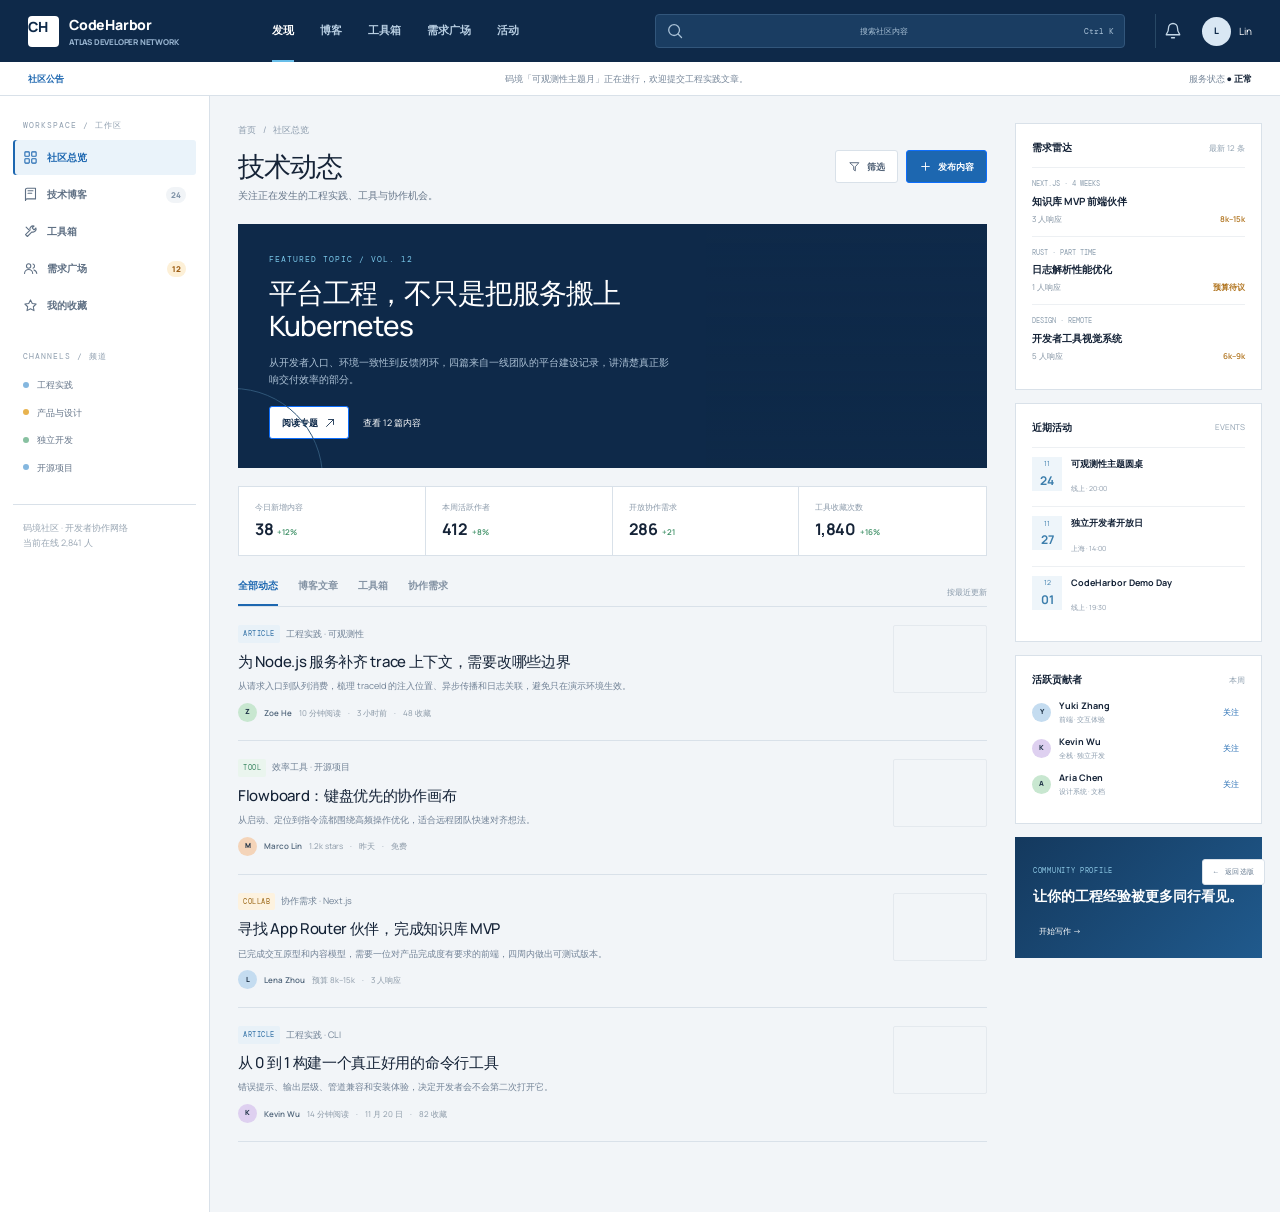
<file: designs/atlas.html>
<!doctype html>
<html lang="zh-CN">
<head>
  <meta charset="UTF-8" />
  <meta name="viewport" content="width=device-width, initial-scale=1.0" />
  <title>CodeHarbor · Atlas Desk</title>
  <link rel="stylesheet" href="https://cdn.jsdelivr.net/npm/bootstrap@5.3.3/dist/css/bootstrap.min.css" />
  <link rel="stylesheet" href="atlas.css" />
</head>
<body>
  <header class="app-header">
    <a class="brand" href="../index.html"><span class="brand-mark">CH</span><span><strong>CodeHarbor</strong><small>ATLAS DEVELOPER NETWORK</small></span></a>
    <nav class="head-nav"><a class="active" href="#">发现</a><a href="#articles">博客</a><a href="#tools">工具箱</a><a href="#needs">需求广场</a><a href="#events">活动</a></nav>
    <button class="head-search" data-search-open><svg class="icon"><use href="icons.svg#i-search"></use></svg><span>搜索社区内容</span><span>Ctrl K</span></button>
    <div class="head-actions"><button class="head-btn" aria-label="通知"><svg class="icon"><use href="icons.svg#i-bell"></use></svg></button><div class="head-user"><i>L</i><span>Lin</span></div></div>
  </header>
  <div class="subbar"><b>社区公告</b><span>码境「可观测性主题月」正在进行，欢迎提交工程实践文章。</span><span>服务状态 <strong>● 正常</strong></span></div>

  <div class="workspace">
    <aside class="sidebar">
      <p class="side-label">WORKSPACE / 工作区</p>
      <nav class="side-nav"><a class="side-link active" href="#"><svg class="icon"><use href="icons.svg#i-grid"></use></svg>社区总览</a><a class="side-link" href="#articles"><svg class="icon"><use href="icons.svg#i-book"></use></svg>技术博客<b>24</b></a><a class="side-link" href="#tools"><svg class="icon"><use href="icons.svg#i-tools"></use></svg>工具箱</a><a class="side-link" href="#needs"><svg class="icon"><use href="icons.svg#i-users"></use></svg>需求广场<b class="hot">12</b></a><a class="side-link" href="#"><svg class="icon"><use href="icons.svg#i-star"></use></svg>我的收藏</a></nav>
      <p class="side-label">CHANNELS / 频道</p><a class="channel"><i></i>工程实践</a><a class="channel"><i></i>产品与设计</a><a class="channel"><i></i>独立开发</a><a class="channel"><i></i>开源项目</a><div class="side-foot">码境社区 · 开发者协作网络<br />当前在线 2,841 人</div>
    </aside>

    <main class="content">
      <div class="crumb"><span>首页</span><span>/</span><span>社区总览</span></div>
      <div class="page-head"><div><h1>技术动态</h1><p>关注正在发生的工程实践、工具与协作机会。</p></div><div class="head-cta"><button class="btn btn-light"><svg class="icon" style="width:13px;height:13px"><use href="icons.svg#i-filter"></use></svg>筛选</button><button class="btn btn-primary"><svg class="icon" style="width:13px;height:13px"><use href="icons.svg#i-plus"></use></svg>发布内容</button></div></div>

      <section class="feature"><div class="feature-copy"><small>FEATURED TOPIC / VOL. 12</small><h2>平台工程，不只是把服务搬上 Kubernetes</h2><p>从开发者入口、环境一致性到反馈闭环，四篇来自一线团队的平台建设记录，讲清楚真正影响交付效率的部分。</p><div class="feature-actions"><button class="btn btn-primary">阅读专题 <svg class="icon" style="width:12px;height:12px"><use href="icons.svg#i-arrow"></use></svg></button><a>查看 12 篇内容</a></div></div><div class="feature-visual"></div></section>
      <div class="metrics"><div class="metric"><span>今日新增内容</span><strong>38</strong><b>+12%</b></div><div class="metric"><span>本周活跃作者</span><strong>412</strong><b>+8%</b></div><div class="metric"><span>开放协作需求</span><strong>286</strong><b>+21</b></div><div class="metric"><span>工具收藏次数</span><strong>1,840</strong><b>+16%</b></div></div>

      <div class="section-bar" id="articles"><div class="section-tabs" data-feed-tabs role="tablist"><button class="section-tab is-active" data-tab="all" role="tab" aria-selected="true">全部动态</button><button class="section-tab" data-tab="article" role="tab" aria-selected="false">博客文章</button><button class="section-tab" data-tab="tool" role="tab" aria-selected="false">工具箱</button><button class="section-tab" data-tab="need" role="tab" aria-selected="false">协作需求</button></div><span class="section-sort">按最近更新</span></div>

      <article class="feed-row" data-feed-item="article"><div><p class="feed-kind"><i>ARTICLE</i> 工程实践 · 可观测性</p><h3>为 Node.js 服务补齐 trace 上下文，需要改哪些边界</h3><p>从请求入口到队列消费，梳理 traceId 的注入位置、异步传播和日志关联，避免只在演示环境生效。</p><div class="meta"><span class="tiny-avatar av-3">Z</span><b>Zoe He</b><span>10 分钟阅读</span><span>·</span><span>3 小时前</span><span>·</span><span>48 收藏</span></div></div><div class="thumb thumb-1"></div></article>
      <article class="feed-row" data-feed-item="tool"><div><p class="feed-kind"><i class="tool">TOOL</i> 效率工具 · 开源项目</p><h3>Flowboard：键盘优先的协作画布</h3><p>从启动、定位到指令流都围绕高频操作优化，适合远程团队快速对齐想法。</p><div class="meta"><span class="tiny-avatar av-2">M</span><b>Marco Lin</b><span>1.2k stars</span><span>·</span><span>昨天</span><span>·</span><span>免费</span></div></div><div class="thumb thumb-2"></div></article>
      <article class="feed-row" data-feed-item="need"><div><p class="feed-kind"><i class="need">COLLAB</i> 协作需求 · Next.js</p><h3>寻找 App Router 伙伴，完成知识库 MVP</h3><p>已完成交互原型和内容模型，需要一位对产品完成度有要求的前端，四周内做出可测试版本。</p><div class="meta"><span class="tiny-avatar av-1">L</span><b>Lena Zhou</b><span>预算 8k–15k</span><span>·</span><span>3 人响应</span></div></div><div class="thumb thumb-3"></div></article>
      <article class="feed-row" data-feed-item="article"><div><p class="feed-kind"><i>ARTICLE</i> 工程实践 · CLI</p><h3>从 0 到 1 构建一个真正好用的命令行工具</h3><p>错误提示、输出层级、管道兼容和安装体验，决定开发者会不会第二次打开它。</p><div class="meta"><span class="tiny-avatar av-4">K</span><b>Kevin Wu</b><span>14 分钟阅读</span><span>·</span><span>11 月 20 日</span><span>·</span><span>82 收藏</span></div></div><div class="thumb thumb-4"></div></article>
    </main>

    <aside class="right">
      <section class="panel" id="needs"><div class="panel-head"><strong>需求雷达</strong><span>最新 12 条</span></div><div class="radar-item"><small>NEXT.JS · 4 WEEKS</small><strong>知识库 MVP 前端伙伴</strong><span>3 人响应 <b>8k–15k</b></span></div><div class="radar-item"><small>RUST · PART TIME</small><strong>日志解析性能优化</strong><span>1 人响应 <b>预算待议</b></span></div><div class="radar-item"><small>DESIGN · REMOTE</small><strong>开发者工具视觉系统</strong><span>5 人响应 <b>6k–9k</b></span></div></section>
      <section class="panel" id="events"><div class="panel-head"><strong>近期活动</strong><span>EVENTS</span></div><div class="event"><div class="event-date">11<b>24</b></div><div><strong>可观测性主题圆桌</strong><span>线上 · 20:00</span></div></div><div class="event"><div class="event-date">11<b>27</b></div><div><strong>独立开发者开放日</strong><span>上海 · 14:00</span></div></div><div class="event"><div class="event-date">12<b>01</b></div><div><strong>CodeHarbor Demo Day</strong><span>线上 · 19:30</span></div></div></section>
      <section class="panel"><div class="panel-head"><strong>活跃贡献者</strong><span>本周</span></div><div class="user-row"><span class="tiny-avatar av-1">Y</span><div><strong>Yuki Zhang</strong><small>前端 · 交互体验</small></div><button>关注</button></div><div class="user-row"><span class="tiny-avatar av-4">K</span><div><strong>Kevin Wu</strong><small>全栈 · 独立开发</small></div><button>关注</button></div><div class="user-row"><span class="tiny-avatar av-3">A</span><div><strong>Aria Chen</strong><small>设计系统 · 文档</small></div><button>关注</button></div></section>
      <section class="pro-card"><small>COMMUNITY PROFILE</small><strong>让你的工程经验被更多同行看见。</strong><button>开始写作 →</button></section>
    </aside>
  </div>

  <div class="search-panel" data-search-panel><div class="search-box"><svg class="icon" style="color:#6d8298"><use href="icons.svg#i-search"></use></svg><input placeholder="搜索文章、工具、作者或需求…" /><button class="search-close" data-search-close aria-label="关闭"><svg class="icon"><use href="icons.svg#i-close"></use></svg></button></div></div>
  <a class="back" href="index.html">← 返回选版</a>
  <script src="shared.js"></script>
</body>
</html>
</file>
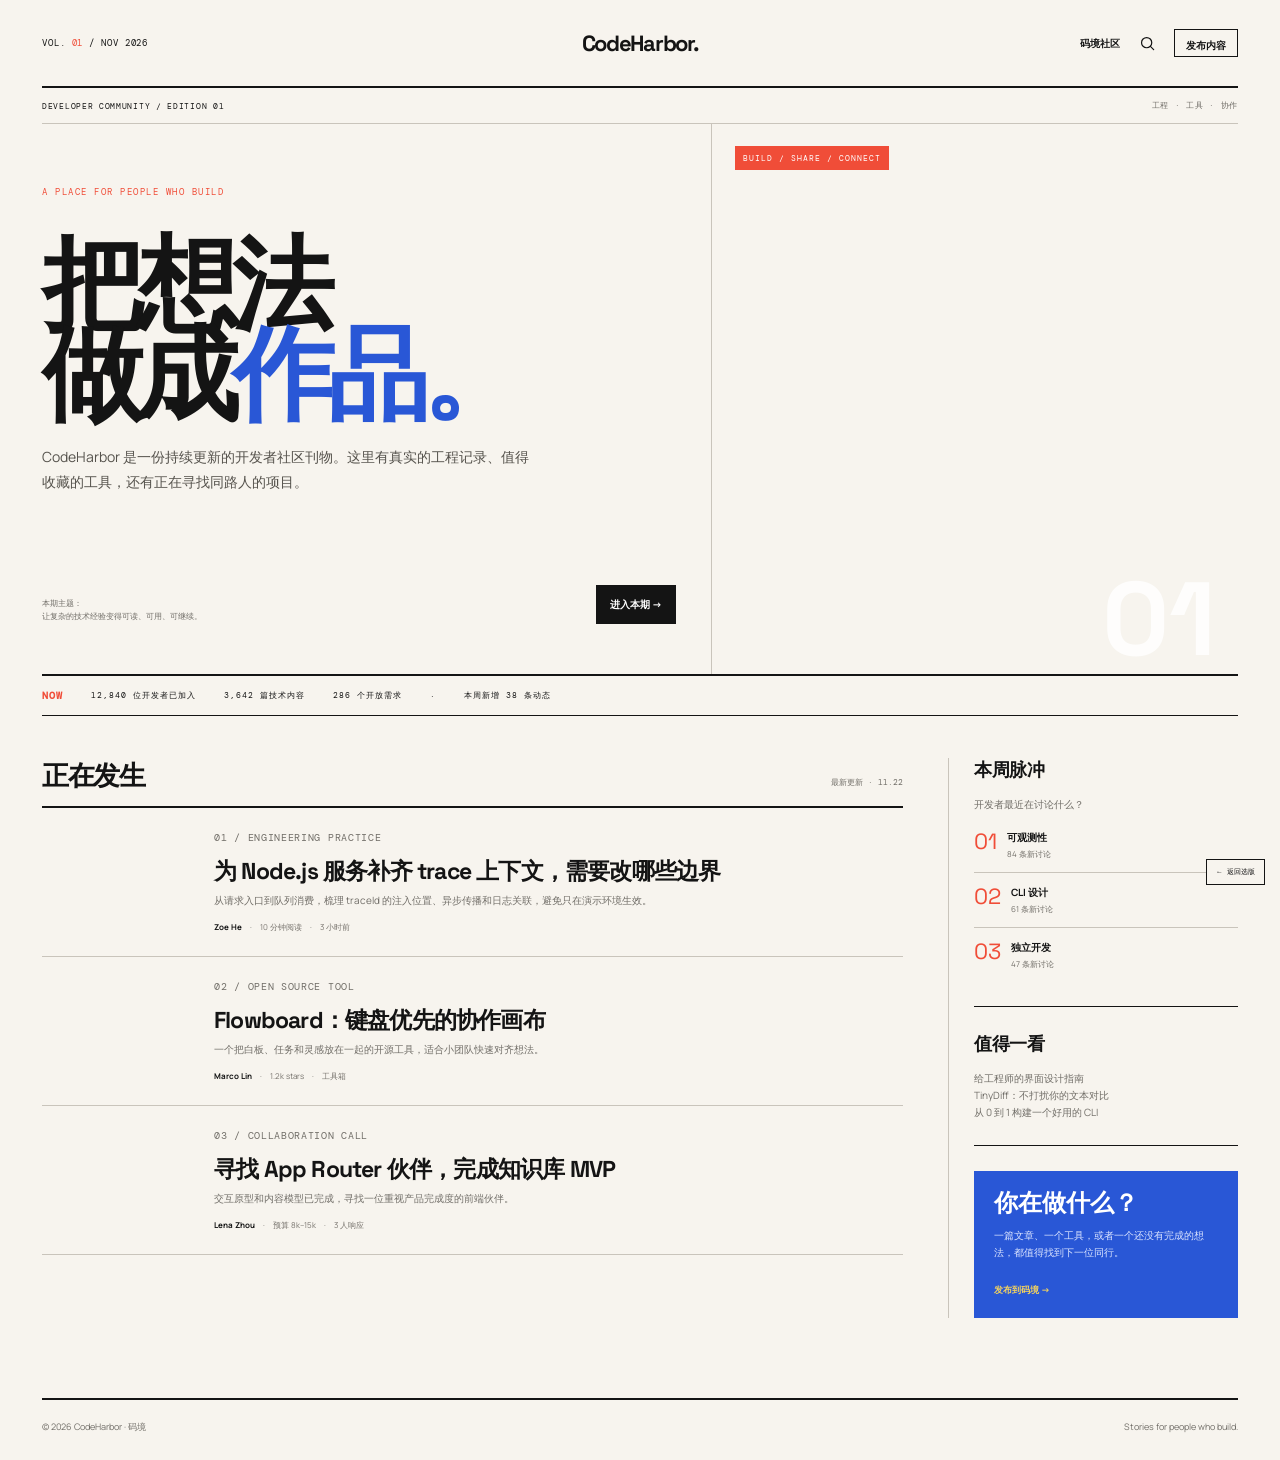
<file: designs/edition.html>
<!doctype html>
<html lang="zh-CN">
<head>
  <meta charset="UTF-8" />
  <meta name="viewport" content="width=device-width, initial-scale=1.0" />
  <title>CodeHarbor · Afterhours Edition</title>
  <link rel="stylesheet" href="edition.css" />
</head>
<body>
  <div class="site">
    <header class="masthead">
      <span class="masthead-left">VOL. <span>01</span> / NOV 2026</span>
      <a class="wordmark" href="../index.html">CodeHarbor<span>.</span></a>
      <div class="masthead-right"><span>码境社区</span><button data-search-open aria-label="搜索"><svg class="icon"><use href="icons.svg#i-search"></use></svg></button><button class="join">发布内容</button></div>
    </header>
    <div class="edition-bar"><span>DEVELOPER COMMUNITY / EDITION 01</span><span>工程 · 工具 · 协作</span></div>
    <section class="hero">
      <div class="hero-copy"><div><p class="hero-kicker">A PLACE FOR PEOPLE WHO BUILD</p><h1>把想法<br />做成<span>作品。</span></h1><p class="hero-desc">CodeHarbor 是一份持续更新的开发者社区刊物。这里有真实的工程记录、值得收藏的工具，还有正在寻找同路人的项目。</p></div><div class="hero-bottom"><p>本期主题：<br />让复杂的技术经验变得可读、可用、可继续。</p><a href="#stories">进入本期 →</a></div></div>
      <div class="hero-art" role="img" aria-label="桌面上的开发者工作场景"></div>
    </section>
    <div class="ticker"><b>NOW</b><span>12,840 位开发者已加入</span><span>3,642 篇技术内容</span><span>286 个开放需求</span><span>·</span><span>本周新增 38 条动态</span></div>
    <main class="content">
      <section id="stories"><div class="section-top"><h2>正在发生</h2><span>最新更新 · 11.22</span></div>
        <article class="story-row"><div class="story-image one"></div><div><p class="story-label">01 / ENGINEERING PRACTICE</p><h3>为 Node.js 服务补齐 trace 上下文，需要改哪些边界</h3><p>从请求入口到队列消费，梳理 traceId 的注入位置、异步传播和日志关联，避免只在演示环境生效。</p><div class="story-meta"><b>Zoe He</b><span>·</span><span>10 分钟阅读</span><span>·</span><span>3 小时前</span></div></div></article>
        <article class="story-row"><div class="story-image two"></div><div><p class="story-label">02 / OPEN SOURCE TOOL</p><h3>Flowboard：键盘优先的协作画布</h3><p>一个把白板、任务和灵感放在一起的开源工具，适合小团队快速对齐想法。</p><div class="story-meta"><b>Marco Lin</b><span>·</span><span>1.2k stars</span><span>·</span><span>工具箱</span></div></div></article>
        <article class="story-row"><div class="story-image three"></div><div><p class="story-label">03 / COLLABORATION CALL</p><h3>寻找 App Router 伙伴，完成知识库 MVP</h3><p>交互原型和内容模型已完成，寻找一位重视产品完成度的前端伙伴。</p><div class="story-meta"><b>Lena Zhou</b><span>·</span><span>预算 8k–15k</span><span>·</span><span>3 人响应</span></div></div></article>
      </section>
      <aside class="side">
        <div class="side-block"><h3>本周脉冲</h3><p>开发者最近在讨论什么？</p><div class="pulse-list" style="margin-top:17px"><div class="pulse"><span class="pulse-num">01</span><div><strong>可观测性</strong><small>84 条新讨论</small></div></div><div class="pulse"><span class="pulse-num">02</span><div><strong>CLI 设计</strong><small>61 条新讨论</small></div></div><div class="pulse"><span class="pulse-num">03</span><div><strong>独立开发</strong><small>47 条新讨论</small></div></div></div></div>
        <div class="side-block"><h3>值得一看</h3><p>给工程师的界面设计指南<br />TinyDiff：不打扰你的文本对比<br />从 0 到 1 构建一个好用的 CLI</p></div>
        <div class="callout"><h3>你在做什么？</h3><p>一篇文章、一个工具，或者一个还没有完成的想法，都值得找到下一位同行。</p><a href="#">发布到码境 →</a></div>
      </aside>
    </main>
    <footer class="footer"><span>© 2026 CodeHarbor · 码境</span><span>Stories for people who build.</span></footer>
  </div>
  <div class="search-panel" data-search-panel><div class="search-box"><svg class="icon"><use href="icons.svg#i-search"></use></svg><input placeholder="搜索文章、工具、作者或需求…" /><button class="search-close" data-search-close aria-label="关闭"><svg class="icon"><use href="icons.svg#i-close"></use></svg></button></div></div>
  <a class="back" href="index.html">← 返回选版</a>
  <script src="shared.js"></script>
</body>
</html>
</file>
<file: designs/atlas.css>
@import url('https://fonts.googleapis.com/css2?family=DM+Mono:wght@400;500&family=Manrope:wght@400;500;600;700;800&display=swap');
:root{--navy:#0e2949;--navy-2:#163b66;--blue:#1d67b0;--sky:#e5f1fa;--ink:#152337;--muted:#68788b;--line:#d9e1e9;--bg:#f2f5f8;--white:#fff;--gold:#e8b34e}
*{box-sizing:border-box}html{scroll-behavior:smooth}body{margin:0;background:var(--bg);color:var(--ink);font-family:Manrope,sans-serif}button,a{font:inherit;color:inherit}button{cursor:pointer;border:0;background:none}a{text-decoration:none}.icon{width:18px;height:18px;fill:none;stroke:currentColor;stroke-width:1.7;stroke-linecap:round;stroke-linejoin:round}.app-header{height:62px;background:var(--navy);color:#fff;display:flex;align-items:center;padding:0 28px;gap:30px;position:sticky;top:0;z-index:20}.brand{display:flex;align-items:center;gap:10px;min-width:214px}.brand-mark{width:31px;height:31px;background:#fff;color:var(--navy);display:grid;place-items:center;font-size:11px;font-weight:800;border-radius:4px}.brand span{display:block;font-size:14px;font-weight:800;letter-spacing:-.2px}.brand small{display:block;font-size:8px;color:#96b2ce;margin-top:1px}.head-nav{display:flex;align-items:center;gap:26px;height:100%;font-size:11px;font-weight:600;color:#b8cee2}.head-nav a{height:100%;display:grid;place-items:center;border-bottom:2px solid transparent}.head-nav a.active,.head-nav a:hover{color:#fff;border-color:#68bee9}.head-search{flex:1;max-width:470px;height:34px;margin-left:auto;background:#1a3d62;border:1px solid #32567b;border-radius:4px;display:flex;align-items:center;gap:8px;padding:0 10px;color:#aac2d7;font-size:10px}.head-search span{margin-left:auto;font-family:'DM Mono';font-size:8px}.head-actions{display:flex;align-items:center;gap:8px}.head-btn{width:34px;height:34px;display:grid;place-items:center;color:#c4d7e7;border-left:1px solid #284865}.head-user{display:flex;align-items:center;gap:8px;font-size:10px;margin-left:5px}.head-user i{width:29px;height:29px;background:#d9e7f3;color:var(--navy);border-radius:50%;display:grid;place-items:center;font-size:9px;font-style:normal;font-weight:800}.subbar{height:34px;background:#fff;border-bottom:1px solid var(--line);display:flex;align-items:center;padding:0 28px;font-size:9px;color:#768699;gap:16px}.subbar b{color:var(--blue);font-weight:600}.subbar span{margin-left:auto}.subbar strong{color:var(--ink);font-weight:700}.workspace{display:grid;grid-template-columns:210px minmax(0,1fr) 265px;max-width:1510px;margin:auto;min-height:calc(100vh - 96px)}.sidebar{background:#fff;border-right:1px solid var(--line);padding:23px 13px 50px}.side-label{font-size:8px;color:#91a0b0;letter-spacing:1px;font-family:'DM Mono';margin:0 10px 9px}.side-nav{display:flex;flex-direction:column;gap:2px;margin-bottom:27px}.side-link{height:35px;border-radius:3px;display:flex;align-items:center;gap:9px;padding:0 10px;font-size:10px;font-weight:600;color:#5f7084}.side-link .icon{width:15px;height:15px}.side-link:hover,.side-link.active{background:#eaf3fa;color:var(--blue)}.side-link.active{box-shadow:inset 2px 0 var(--blue)}.side-link b{margin-left:auto;font-size:8px;color:#8194a8;background:#f1f4f7;padding:2px 5px;border-radius:8px}.side-link b.hot{color:#9c5c13;background:#fdf0d7}.channel{display:flex;align-items:center;gap:8px;padding:7px 10px;font-size:9px;color:#657589}.channel i{width:6px;height:6px;border-radius:50%;background:#84b7df}.channel:nth-of-type(2) i{background:#e8b34e}.channel:nth-of-type(3) i{background:#88c1a1}.side-foot{border-top:1px solid var(--line);margin-top:23px;padding:15px 10px 0;font-size:9px;color:#9aa7b4;line-height:1.7}.content{padding:27px 28px 70px;min-width:0}.crumb{display:flex;align-items:center;gap:7px;font-size:9px;color:#8a9aab;margin-bottom:13px}.page-head{display:flex;justify-content:space-between;align-items:flex-start;margin-bottom:21px}.page-head h1{font-size:27px;letter-spacing:-1px;margin:0 0 6px}.page-head p{font-size:10px;color:var(--muted);margin:0}.head-cta{display:flex;gap:8px}.btn{border-radius:3px;padding:9px 12px;font-size:9px;font-weight:700;display:inline-flex;align-items:center;gap:6px}.btn-primary{background:var(--blue);color:#fff}.btn-light{background:#fff;border:1px solid var(--line);color:#516277}.feature{background:var(--navy);color:#fff;min-height:210px;display:grid;grid-template-columns:1.25fr .75fr;overflow:hidden;margin-bottom:18px}.feature-copy{padding:29px 31px;display:flex;flex-direction:column;justify-content:center;position:relative;z-index:1}.feature-copy:before{content:'';position:absolute;width:180px;height:180px;border:1px solid #2f5678;border-radius:50%;left:-95px;bottom:-100px}.feature small{font-family:'DM Mono';font-size:8px;letter-spacing:1px;color:#7ac7e9}.feature h2{font-size:28px;letter-spacing:-1px;line-height:1.18;margin:11px 0 12px;max-width:460px}.feature p{font-size:10px;line-height:1.7;color:#adc2d6;max-width:430px;margin:0 0 18px}.feature-actions{display:flex;align-items:center;gap:14px}.feature-actions .btn-primary{background:#fff;color:var(--navy)}.feature-actions a{font-size:9px;color:#b7cce0}.feature-visual{background:linear-gradient(0deg,rgba(13,40,68,.25),rgba(13,40,68,.02)),url('https://images.unsplash.com/photo-1519389950473-47ba0277781c?auto=format&fit=crop&w=700&q=85') center/cover}.metrics{display:grid;grid-template-columns:repeat(4,1fr);background:#fff;border:1px solid var(--line);margin-bottom:22px}.metric{padding:14px 16px;border-right:1px solid var(--line)}.metric:last-child{border:0}.metric span{display:block;font-size:8px;color:#8b9aaa;margin-bottom:4px}.metric strong{font-size:16px;letter-spacing:-.3px}.metric b{font-size:8px;color:#409168;margin-left:4px;font-weight:600}.section-bar{display:flex;justify-content:space-between;align-items:center;border-bottom:1px solid var(--line);margin-bottom:0}.section-tabs{display:flex;gap:20px}.section-tab{font-size:10px;color:#8493a4;font-weight:600;padding:0 0 11px;border-bottom:2px solid transparent}.section-tab.is-active{color:var(--blue);border-color:var(--blue)}.section-sort{font-size:8px;color:#8798a9}.feed-row{display:grid;grid-template-columns:minmax(0,1fr) 94px;gap:21px;padding:18px 0;border-bottom:1px solid var(--line)}.feed-row[hidden]{display:none}.feed-kind{display:flex;align-items:center;gap:6px;font-size:8px;color:#73869a;margin-bottom:7px}.feed-kind i{font-style:normal;font-family:'DM Mono';font-size:7px;letter-spacing:.5px;background:#e8f1f8;color:#3271a6;padding:3px 5px;border-radius:2px}.feed-kind i.tool{background:#eaf5ee;color:#3b8762}.feed-kind i.need{background:#fdf2df;color:#9d6a1b}.feed-row h3{font-size:15px;line-height:1.35;letter-spacing:-.3px;margin:0 0 7px}.feed-row h3:hover{color:var(--blue)}.feed-row p{font-size:9px;line-height:1.65;color:#718296;margin:0 0 9px;max-width:620px}.meta{display:flex;align-items:center;gap:7px;font-size:8px;color:#8b99a7}.tiny-avatar{width:19px;height:19px;border-radius:50%;display:grid;place-items:center;color:#203448;font-size:7px;font-weight:800}.av-1{background:#c4dcf0}.av-2{background:#f4d4b9}.av-3{background:#c8e7d0}.av-4{background:#ded0f0}.meta b{color:#52677c;font-weight:600}.thumb{height:68px;background-size:cover;background-position:center;border-radius:2px;border:1px solid #e4e9ee}.thumb-1{background-image:url('https://images.unsplash.com/photo-1517694712202-14dd9538aa97?auto=format&fit=crop&w=320&q=80')}.thumb-2{background-image:url('https://images.unsplash.com/photo-1555066932-e78dd8fb77bb?auto=format&fit=crop&w=320&q=80')}.thumb-3{background-image:url('https://images.unsplash.com/photo-1521737711867-e3b97375f902?auto=format&fit=crop&w=320&q=80')}.thumb-4{background-image:url('https://images.unsplash.com/photo-1531297484001-80022131f5a1?auto=format&fit=crop&w=320&q=80')}.right{padding:27px 18px 60px 0}.panel{background:#fff;border:1px solid var(--line);padding:16px;margin-bottom:13px}.panel-head{display:flex;align-items:center;justify-content:space-between;margin-bottom:12px}.panel-head strong{font-size:10px}.panel-head span{font-size:8px;color:#8fa0b0}.radar-item{padding:11px 0;border-top:1px solid #edf0f3;font-size:9px}.radar-item:first-of-type{border-top:0;padding-top:0}.radar-item small{display:block;color:#8fa0b0;font-size:7px;font-family:'DM Mono';margin-bottom:4px}.radar-item strong{display:block;font-size:10px;line-height:1.4;margin-bottom:5px}.radar-item span{display:flex;justify-content:space-between;color:#8292a2;font-size:8px}.radar-item b{color:#b17520;font-weight:600}.event{display:flex;gap:9px;padding:9px 0;border-top:1px solid #edf0f3}.event:first-of-type{border:0;padding-top:0}.event-date{width:30px;height:34px;background:#eef5fa;display:grid;place-items:center;line-height:1;color:#3c7eac;font-size:7px;text-align:center}.event-date b{display:block;font-size:12px}.event div:last-child strong{display:block;font-size:9px;margin-bottom:3px}.event div:last-child span{font-size:7px;color:#8c9bab}.user-row{display:flex;align-items:center;gap:8px;margin:10px 0}.user-row div{flex:1}.user-row strong{display:block;font-size:9px}.user-row small{display:block;font-size:7px;color:#8b9cad;margin-top:2px}.user-row button{font-size:8px;color:var(--blue)}.pro-card{background:linear-gradient(135deg,#14395e,#205a8d);color:#fff;padding:18px;margin-bottom:13px}.pro-card small{font-family:'DM Mono';font-size:7px;color:#8ec9e5;letter-spacing:.7px}.pro-card strong{display:block;font-size:14px;line-height:1.4;margin:7px 0 10px}.pro-card button{font-size:8px;color:#fff}.search-panel{position:fixed;inset:0;background:rgba(10,30,52,.55);z-index:40;display:grid;place-items:start center;padding-top:15vh;opacity:0;pointer-events:none;transition:.18s}.search-panel.is-open{opacity:1;pointer-events:auto}.search-box{width:min(620px,90vw);height:54px;background:#fff;border-radius:4px;display:flex;align-items:center;gap:11px;padding:0 15px;box-shadow:0 25px 70px rgba(9,30,55,.3)}.search-box input{flex:1;border:0;outline:0;font-size:12px}.search-close{width:30px;height:30px;display:grid;place-items:center;color:#76889a}.mobile-head{display:none}[data-toast]{position:fixed;left:50%;bottom:24px;z-index:60;transform:translate(-50%,20px);background:var(--navy);color:#fff;padding:10px 14px;border-radius:3px;font-size:10px;opacity:0;pointer-events:none;transition:.2s}[data-toast].is-visible{opacity:1;transform:translate(-50%,0)}.back{position:fixed;right:15px;bottom:15px;z-index:30;background:#fff;border:1px solid var(--line);color:#677b90;border-radius:3px;padding:7px 9px;font-family:'DM Mono';font-size:7px;letter-spacing:.6px}
@media(max-width:1120px){.workspace{grid-template-columns:190px minmax(0,1fr)}.right{display:none}.head-search{max-width:330px}}
@media(max-width:760px){.app-header{height:56px;padding:0 15px}.brand{min-width:0}.brand span{font-size:12px}.brand small,.head-nav,.head-search,.head-user span,.subbar{display:none}.head-actions{margin-left:auto}.workspace{display:block}.sidebar{display:none}.content{padding:18px 14px 50px}.page-head h1{font-size:24px}.feature{grid-template-columns:1fr;min-height:300px}.feature-copy{padding:25px 21px}.feature h2{font-size:25px}.feature-visual{min-height:135px}.metrics{grid-template-columns:1fr 1fr}.metric:nth-child(2){border-right:0}.metric:nth-child(-n+2){border-bottom:1px solid var(--line)}.feed-row{grid-template-columns:minmax(0,1fr) 70px;gap:12px}.thumb{height:60px}.feed-row h3{font-size:13px}.back{display:none}.head-btn{width:30px}}
@media(max-width:470px){.head-cta .btn-light{display:none}.feed-row{grid-template-columns:1fr}.thumb{display:none}.feature{min-height:330px}.metrics{padding:0}.section-bar{overflow:auto}.mobile-head{display:flex}.section-sort{display:none}}
</file>
<file: designs/edition.css>
@import url('https://fonts.googleapis.com/css2?family=DM+Mono:wght@400;500&family=Manrope:wght@400;500;600;700;800&family=Space+Grotesk:wght@400;500;600;700&display=swap');
:root{--paper:#f7f4ee;--ink:#141414;--red:#f04d38;--blue:#2957d6;--yellow:#f4d35e;--line:#c9c4bb;--muted:#716e68}
*{box-sizing:border-box}html{scroll-behavior:smooth}body{margin:0;background:var(--paper);color:var(--ink);font-family:Manrope,sans-serif}button,a{font:inherit;color:inherit}button{cursor:pointer;border:0;background:none}a{text-decoration:none}.icon{width:17px;height:17px;fill:none;stroke:currentColor;stroke-width:1.7;stroke-linecap:round;stroke-linejoin:round}.site{max-width:1480px;margin:auto;padding:0 42px}.masthead{height:88px;border-bottom:2px solid var(--ink);display:grid;grid-template-columns:1fr auto 1fr;align-items:center;gap:20px}.masthead-left{font-family:'DM Mono';font-size:9px;letter-spacing:.9px}.masthead-left span{color:var(--red)}.wordmark{font-family:'Space Grotesk';font-size:22px;letter-spacing:-1.3px;font-weight:700}.wordmark em{color:var(--red);font-style:normal}.masthead-right{justify-self:end;display:flex;align-items:center;gap:13px;font-size:10px;font-weight:700}.masthead-right button{display:grid;place-items:center;width:28px;height:28px}.masthead-right .join{border:1px solid var(--ink);padding:8px 11px;width:auto}.edition-bar{display:flex;justify-content:space-between;align-items:center;border-bottom:1px solid var(--line);padding:12px 0;font-family:'DM Mono';font-size:8px;letter-spacing:.7px}.edition-bar span:last-child{color:var(--muted)}.hero{display:grid;grid-template-columns:1.12fr .88fr;min-height:550px;border-bottom:2px solid var(--ink)}.hero-copy{padding:62px 35px 50px 0;border-right:1px solid var(--line);display:flex;flex-direction:column;justify-content:space-between}.hero-kicker{font-family:'DM Mono';font-size:9px;letter-spacing:1.5px;color:var(--red);margin:0}.hero h1{font-family:'Space Grotesk';font-size:clamp(54px,8vw,116px);line-height:.88;letter-spacing:-7px;margin:42px 0 25px;max-width:780px}.hero h1 span{color:var(--blue)}.hero-desc{font-size:14px;line-height:1.75;max-width:490px;margin:0;color:#56534d}.hero-bottom{display:flex;align-items:flex-end;justify-content:space-between;gap:18px}.hero-bottom p{font-family:'DM Mono';font-size:8px;line-height:1.7;color:var(--muted);max-width:260px;margin:0}.hero-bottom a{background:var(--ink);color:#fff;padding:12px 14px;font-size:10px;font-weight:800}.hero-art{position:relative;min-height:550px;background:url('https://images.unsplash.com/photo-1499750310107-5fef28a66643?auto=format&fit=crop&w=1100&q=90') center/cover}.hero-art:before{content:'BUILD / SHARE / CONNECT';position:absolute;left:23px;top:22px;font-family:'DM Mono';font-size:8px;letter-spacing:1px;color:#fff;background:var(--red);padding:7px 8px}.hero-art:after{content:'01';position:absolute;right:22px;bottom:18px;font-family:'Space Grotesk';font-size:104px;font-weight:700;color:rgba(255,255,255,.8);line-height:.7}.ticker{display:flex;gap:28px;align-items:center;overflow:hidden;white-space:nowrap;border-bottom:1px solid var(--ink);padding:13px 0;font-family:'DM Mono';font-size:8px;letter-spacing:1px}.ticker b{color:var(--red);font-size:10px}.content{display:grid;grid-template-columns:minmax(0,1fr) 290px;gap:45px;padding:42px 0 80px}.section-top{display:flex;justify-content:space-between;align-items:baseline;border-bottom:2px solid var(--ink);padding-bottom:12px;margin-bottom:0}.section-top h2{font-family:'Space Grotesk';font-size:27px;letter-spacing:-1.4px;margin:0}.section-top span{font-family:'DM Mono';font-size:8px;color:var(--muted)}.story-row{display:grid;grid-template-columns:150px minmax(0,1fr);gap:22px;padding:22px 0;border-bottom:1px solid var(--line)}.story-image{height:104px;background-size:cover;background-position:center;filter:saturate(.75)}.story-image.one{background-image:url('https://images.unsplash.com/photo-1515879218367-8466d910aaa4?auto=format&fit=crop&w=400&q=85')}.story-image.two{background-image:url('https://images.unsplash.com/photo-1555066931-4365d14bab8c?auto=format&fit=crop&w=400&q=85')}.story-image.three{background-image:url('https://images.unsplash.com/photo-1521737711867-e3b97375f902?auto=format&fit=crop&w=400&q=85')}.story-label{font-family:'DM Mono';font-size:8px;letter-spacing:.7px;color:var(--red);margin:0 0 8px}.story-row h3{font-family:'Space Grotesk';font-size:23px;line-height:1.12;letter-spacing:-.8px;margin:0 0 8px}.story-row p{font-size:10px;line-height:1.65;color:var(--muted);max-width:600px;margin:0 0 12px}.story-meta{font-size:8px;color:#77736d;display:flex;align-items:center;gap:8px}.story-meta b{font-weight:700;color:var(--ink)}.side{border-left:1px solid var(--line);padding-left:25px}.side-block{border-bottom:1px solid var(--ink);padding:0 0 24px;margin-bottom:25px}.side-block h3{font-family:'Space Grotesk';font-size:18px;margin:0 0 14px;letter-spacing:-.5px}.side-block p{font-size:10px;line-height:1.7;color:var(--muted);margin:0}.pulse-list{display:flex;flex-direction:column;gap:0}.pulse{border-top:1px solid var(--line);padding:12px 0;display:flex;gap:10px;align-items:start}.pulse:first-child{border-top:0;padding-top:0}.pulse-num{font-family:'Space Grotesk';font-size:22px;color:var(--red);line-height:1}.pulse strong{display:block;font-size:10px;line-height:1.4}.pulse small{display:block;color:var(--muted);font-size:8px;margin-top:4px}.callout{background:var(--blue);color:#fff;padding:20px}.callout h3{font-family:'Space Grotesk';font-size:24px;line-height:1;margin:0 0 12px}.callout p{font-size:10px;line-height:1.65;color:#dce5ff;margin:0 0 16px}.callout a{font-size:9px;font-weight:800;color:var(--yellow)}.footer{border-top:2px solid var(--ink);padding:20px 0 26px;display:flex;justify-content:space-between;font-size:9px;color:var(--muted)}.search-panel{position:fixed;inset:0;background:rgba(20,20,20,.46);z-index:30;display:grid;place-items:start center;padding-top:15vh;opacity:0;pointer-events:none;transition:.18s}.search-panel.is-open{opacity:1;pointer-events:auto}.search-box{width:min(630px,90vw);background:var(--paper);border:2px solid var(--ink);box-shadow:8px 8px 0 var(--yellow);height:55px;display:flex;align-items:center;padding:0 14px;gap:10px}.search-box input{flex:1;border:0;background:transparent;outline:0;font-size:12px}.search-close{width:30px;height:30px}.back{position:fixed;bottom:15px;right:15px;z-index:25;background:var(--paper);border:1px solid var(--ink);padding:7px 9px;font-family:'DM Mono';font-size:7px}
@media(max-width:900px){.site{padding:0 24px}.hero{grid-template-columns:1fr}.hero-copy{border-right:0;border-bottom:1px solid var(--line);min-height:460px}.hero-art{min-height:300px}.content{grid-template-columns:minmax(0,1fr) 250px;gap:28px}.story-row h3{font-size:20px}}
@media(max-width:680px){.site{padding:0 15px}.masthead{height:70px;display:flex}.masthead-left{display:none}.wordmark{margin-right:auto}.masthead-right span,.masthead-right .join{display:none}.edition-bar{font-size:7px}.hero-copy{padding:44px 0 35px;min-height:440px}.hero h1{font-size:61px;letter-spacing:-4px;margin-top:30px}.hero-desc{font-size:12px}.hero-bottom{display:block}.hero-bottom a{display:inline-block;margin-top:18px}.hero-art{min-height:245px}.hero-art:after{font-size:70px}.content{display:block;padding-top:31px}.side{border-left:0;border-top:1px solid var(--line);padding:28px 0 0;margin-top:35px}.story-row{grid-template-columns:1fr;gap:14px}.story-image{height:150px}.story-row h3{font-size:22px}.footer{display:block;line-height:2}.back{display:none}}
</file>
